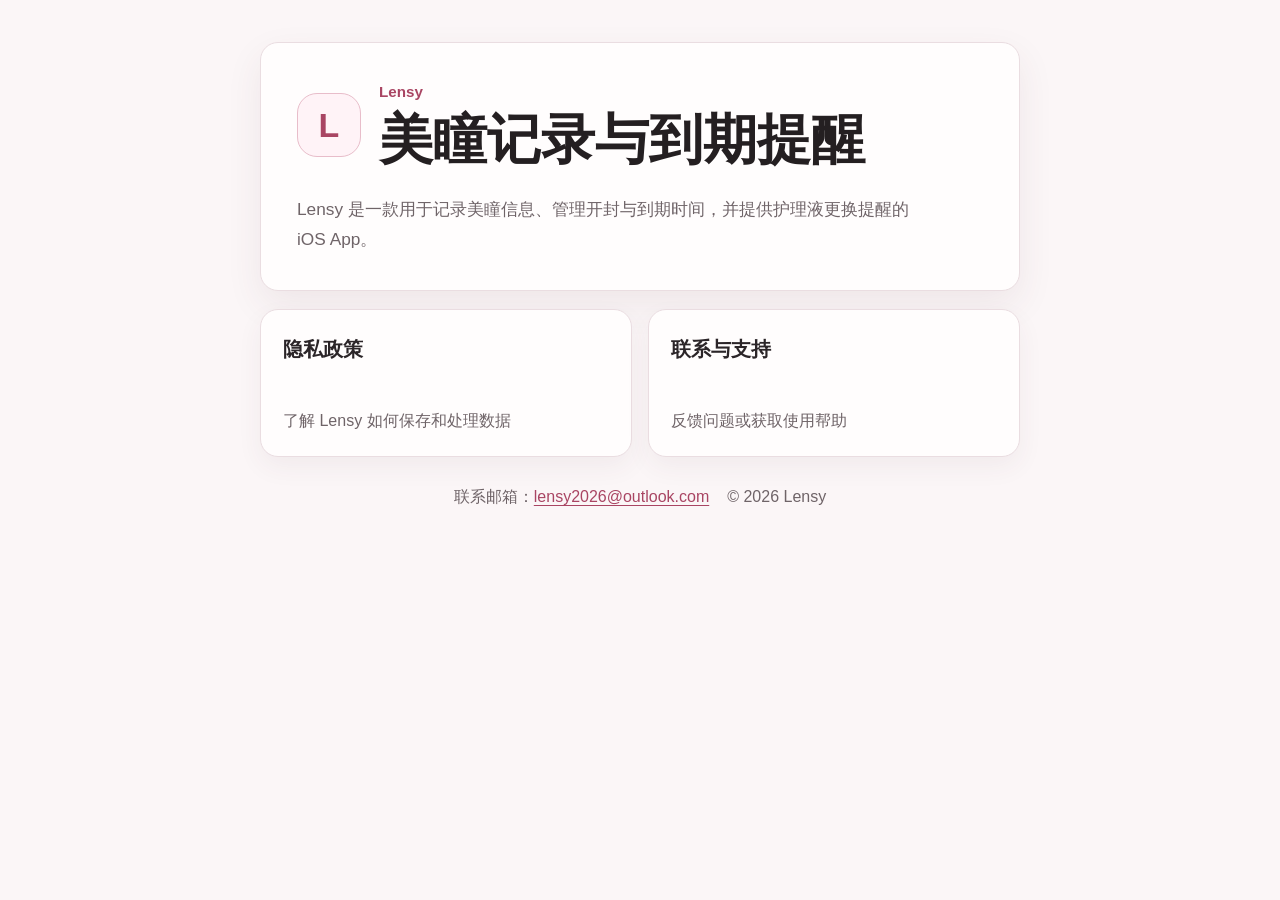
<file: index.html>
<!DOCTYPE html>
<html lang="zh-CN">
<head>
  <meta charset="UTF-8">
  <meta name="viewport" content="width=device-width, initial-scale=1.0">
  <meta name="description" content="Lensy 是一款用于记录美瞳信息、管理开封与到期时间，并提供护理液更换提醒的 iOS App。">
  <title>Lensy - 美瞳记录与到期提醒</title>
  <link rel="stylesheet" href="styles.css">
</head>
<body>
  <div class="page-shell">
    <header class="hero">
      <div class="brand-lockup" aria-label="Lensy">
        <div class="brand-mark" aria-hidden="true">L</div>
        <div>
          <p class="brand-name">Lensy</p>
          <h1>美瞳记录与到期提醒</h1>
        </div>
      </div>
      <p class="hero-copy">Lensy 是一款用于记录美瞳信息、管理开封与到期时间，并提供护理液更换提醒的 iOS App。</p>
    </header>

    <main>
      <section class="entry-grid" aria-label="页面入口">
        <a class="entry-card" href="privacy.html">
          <span class="entry-label">隐私政策</span>
          <span class="entry-text">了解 Lensy 如何保存和处理数据</span>
        </a>
        <a class="entry-card" href="support.html">
          <span class="entry-label">联系与支持</span>
          <span class="entry-text">反馈问题或获取使用帮助</span>
        </a>
      </section>
    </main>

    <footer class="site-footer">
      <p>联系邮箱：<a href="mailto:lensy2026@outlook.com">lensy2026@outlook.com</a></p>
      <p>© 2026 Lensy</p>
    </footer>
  </div>
</body>
</html>
</file>
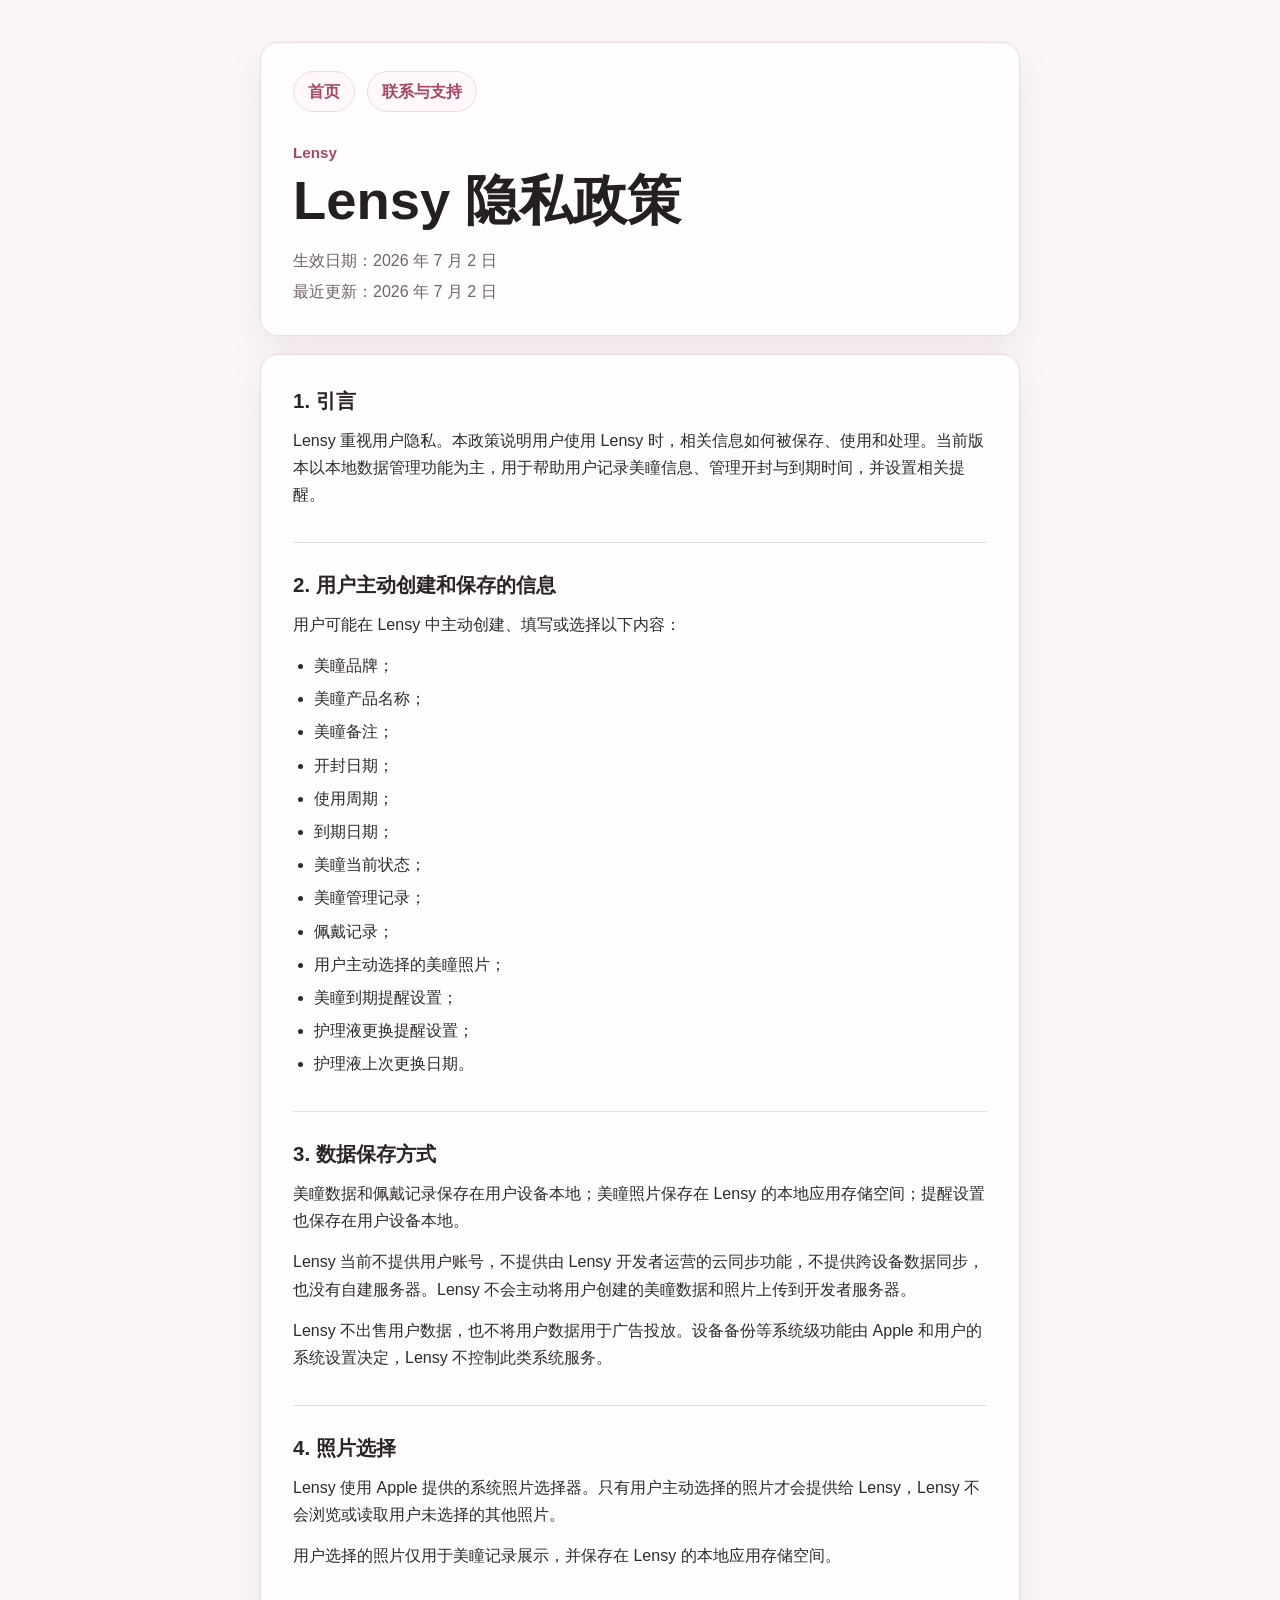
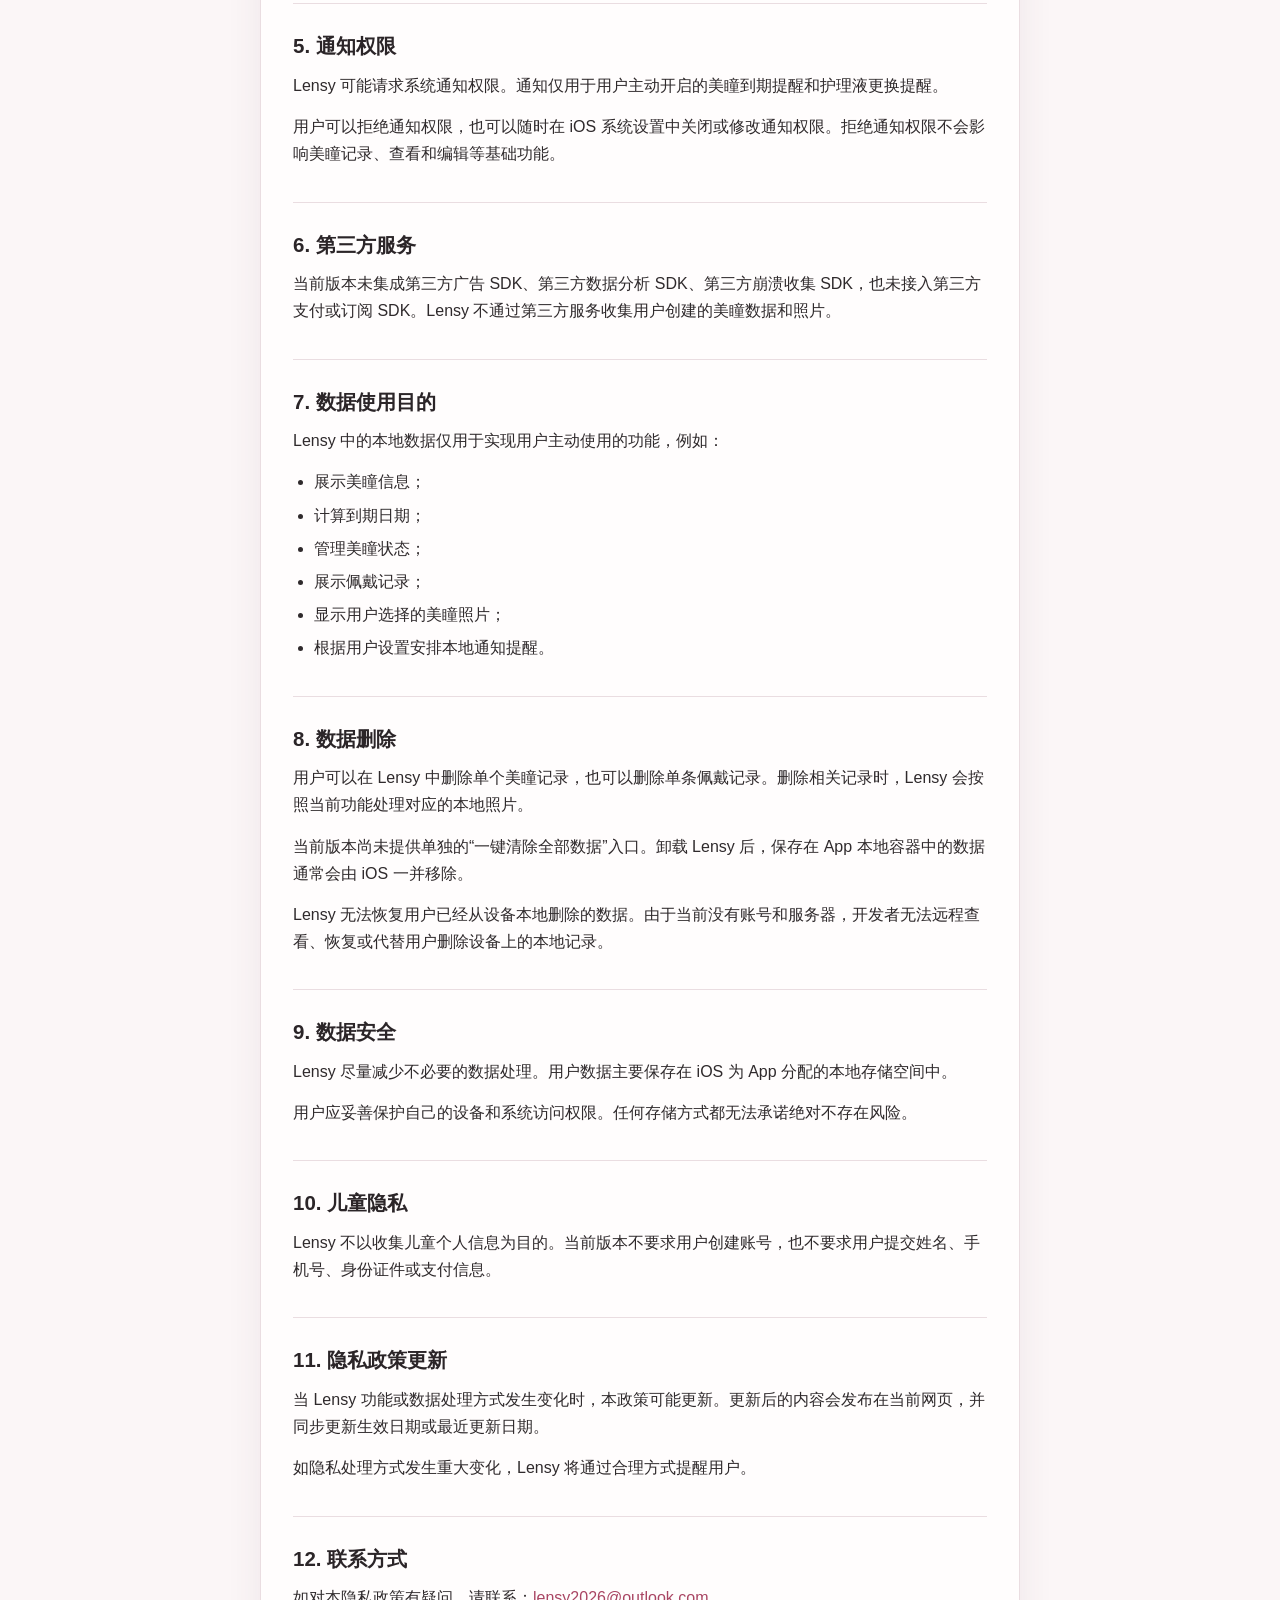
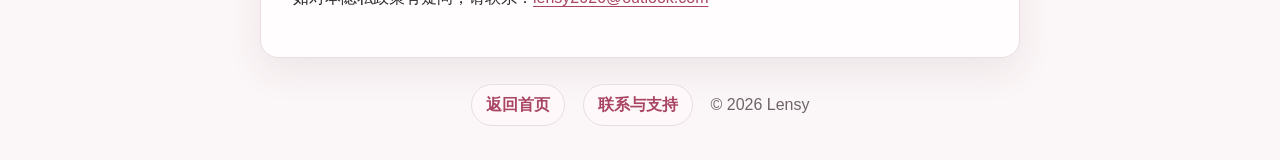
<file: privacy.html>
<!DOCTYPE html>
<html lang="zh-CN">
<head>
  <meta charset="UTF-8">
  <meta name="viewport" content="width=device-width, initial-scale=1.0">
  <meta name="description" content="Lensy 隐私政策，说明 Lensy 如何保存、使用和处理用户在 App 中创建或选择的信息。">
  <title>Lensy 隐私政策</title>
  <link rel="stylesheet" href="styles.css">
</head>
<body>
  <div class="page-shell">
    <header class="page-header">
      <nav class="top-nav" aria-label="页面导航">
        <a href="index.html">首页</a>
        <a href="support.html">联系与支持</a>
      </nav>
      <p class="eyebrow">Lensy</p>
      <h1>Lensy 隐私政策</h1>
      <p class="date-line">生效日期：2026 年 7 月 2 日</p>
      <p class="date-line">最近更新：2026 年 7 月 2 日</p>
    </header>

    <main class="content-card">
      <section>
        <h2>1. 引言</h2>
        <p>Lensy 重视用户隐私。本政策说明用户使用 Lensy 时，相关信息如何被保存、使用和处理。当前版本以本地数据管理功能为主，用于帮助用户记录美瞳信息、管理开封与到期时间，并设置相关提醒。</p>
      </section>

      <section>
        <h2>2. 用户主动创建和保存的信息</h2>
        <p>用户可能在 Lensy 中主动创建、填写或选择以下内容：</p>
        <ul>
          <li>美瞳品牌；</li>
          <li>美瞳产品名称；</li>
          <li>美瞳备注；</li>
          <li>开封日期；</li>
          <li>使用周期；</li>
          <li>到期日期；</li>
          <li>美瞳当前状态；</li>
          <li>美瞳管理记录；</li>
          <li>佩戴记录；</li>
          <li>用户主动选择的美瞳照片；</li>
          <li>美瞳到期提醒设置；</li>
          <li>护理液更换提醒设置；</li>
          <li>护理液上次更换日期。</li>
        </ul>
      </section>

      <section>
        <h2>3. 数据保存方式</h2>
        <p>美瞳数据和佩戴记录保存在用户设备本地；美瞳照片保存在 Lensy 的本地应用存储空间；提醒设置也保存在用户设备本地。</p>
        <p>Lensy 当前不提供用户账号，不提供由 Lensy 开发者运营的云同步功能，不提供跨设备数据同步，也没有自建服务器。Lensy 不会主动将用户创建的美瞳数据和照片上传到开发者服务器。</p>
        <p>Lensy 不出售用户数据，也不将用户数据用于广告投放。设备备份等系统级功能由 Apple 和用户的系统设置决定，Lensy 不控制此类系统服务。</p>
      </section>

      <section>
        <h2>4. 照片选择</h2>
        <p>Lensy 使用 Apple 提供的系统照片选择器。只有用户主动选择的照片才会提供给 Lensy，Lensy 不会浏览或读取用户未选择的其他照片。</p>
        <p>用户选择的照片仅用于美瞳记录展示，并保存在 Lensy 的本地应用存储空间。</p>
      </section>

      <section>
        <h2>5. 通知权限</h2>
        <p>Lensy 可能请求系统通知权限。通知仅用于用户主动开启的美瞳到期提醒和护理液更换提醒。</p>
        <p>用户可以拒绝通知权限，也可以随时在 iOS 系统设置中关闭或修改通知权限。拒绝通知权限不会影响美瞳记录、查看和编辑等基础功能。</p>
      </section>

      <section>
        <h2>6. 第三方服务</h2>
        <p>当前版本未集成第三方广告 SDK、第三方数据分析 SDK、第三方崩溃收集 SDK，也未接入第三方支付或订阅 SDK。Lensy 不通过第三方服务收集用户创建的美瞳数据和照片。</p>
      </section>

      <section>
        <h2>7. 数据使用目的</h2>
        <p>Lensy 中的本地数据仅用于实现用户主动使用的功能，例如：</p>
        <ul>
          <li>展示美瞳信息；</li>
          <li>计算到期日期；</li>
          <li>管理美瞳状态；</li>
          <li>展示佩戴记录；</li>
          <li>显示用户选择的美瞳照片；</li>
          <li>根据用户设置安排本地通知提醒。</li>
        </ul>
      </section>

      <section>
        <h2>8. 数据删除</h2>
        <p>用户可以在 Lensy 中删除单个美瞳记录，也可以删除单条佩戴记录。删除相关记录时，Lensy 会按照当前功能处理对应的本地照片。</p>
        <p>当前版本尚未提供单独的“一键清除全部数据”入口。卸载 Lensy 后，保存在 App 本地容器中的数据通常会由 iOS 一并移除。</p>
        <p>Lensy 无法恢复用户已经从设备本地删除的数据。由于当前没有账号和服务器，开发者无法远程查看、恢复或代替用户删除设备上的本地记录。</p>
      </section>

      <section>
        <h2>9. 数据安全</h2>
        <p>Lensy 尽量减少不必要的数据处理。用户数据主要保存在 iOS 为 App 分配的本地存储空间中。</p>
        <p>用户应妥善保护自己的设备和系统访问权限。任何存储方式都无法承诺绝对不存在风险。</p>
      </section>

      <section>
        <h2>10. 儿童隐私</h2>
        <p>Lensy 不以收集儿童个人信息为目的。当前版本不要求用户创建账号，也不要求用户提交姓名、手机号、身份证件或支付信息。</p>
      </section>

      <section>
        <h2>11. 隐私政策更新</h2>
        <p>当 Lensy 功能或数据处理方式发生变化时，本政策可能更新。更新后的内容会发布在当前网页，并同步更新生效日期或最近更新日期。</p>
        <p>如隐私处理方式发生重大变化，Lensy 将通过合理方式提醒用户。</p>
      </section>

      <section>
        <h2>12. 联系方式</h2>
        <p>如对本隐私政策有疑问，请联系：<a href="mailto:lensy2026@outlook.com">lensy2026@outlook.com</a></p>
      </section>
    </main>

    <footer class="site-footer footer-links">
      <a href="index.html">返回首页</a>
      <a href="support.html">联系与支持</a>
      <p>© 2026 Lensy</p>
    </footer>
  </div>
</body>
</html>
</file>
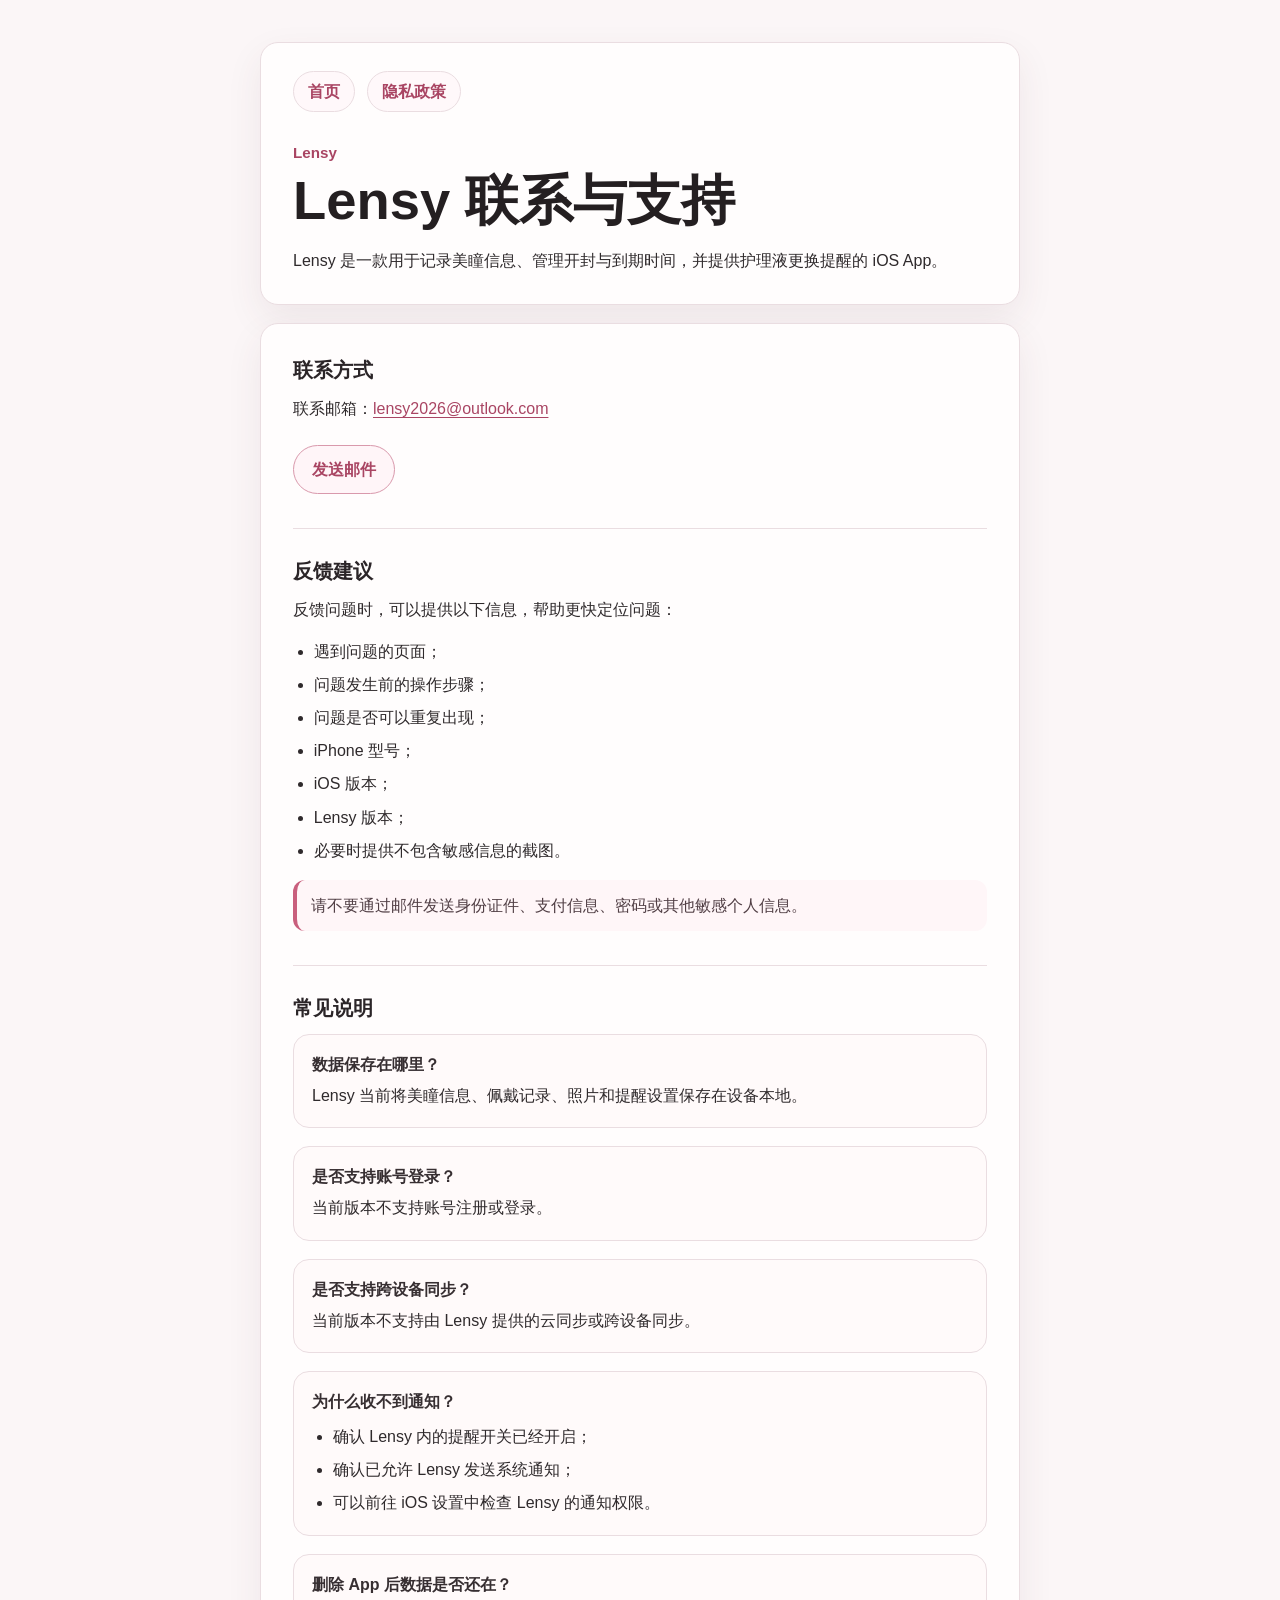
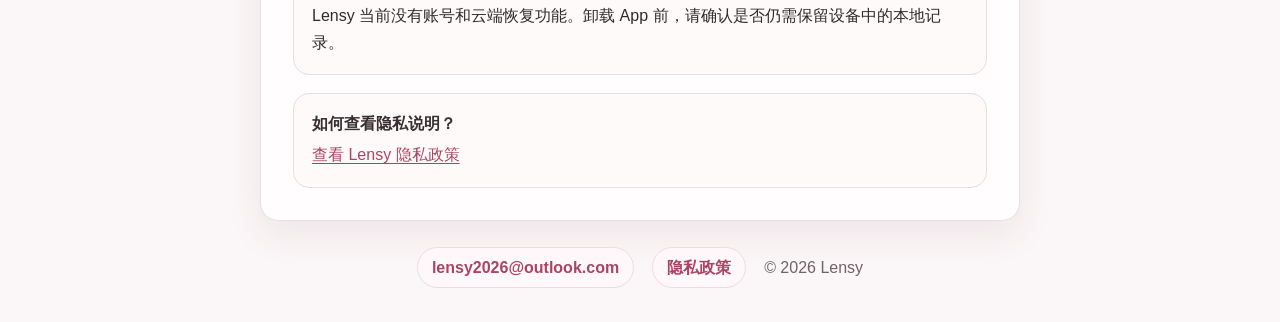
<file: support.html>
<!DOCTYPE html>
<html lang="zh-CN">
<head>
  <meta charset="UTF-8">
  <meta name="viewport" content="width=device-width, initial-scale=1.0">
  <meta name="description" content="Lensy 联系与支持页面，提供反馈邮箱、常见说明和隐私政策入口。">
  <title>Lensy 联系与支持</title>
  <link rel="stylesheet" href="styles.css">
</head>
<body>
  <div class="page-shell">
    <header class="page-header">
      <nav class="top-nav" aria-label="页面导航">
        <a href="index.html">首页</a>
        <a href="privacy.html">隐私政策</a>
      </nav>
      <p class="eyebrow">Lensy</p>
      <h1>Lensy 联系与支持</h1>
      <p>Lensy 是一款用于记录美瞳信息、管理开封与到期时间，并提供护理液更换提醒的 iOS App。</p>
    </header>

    <main class="content-card">
      <section>
        <h2>联系方式</h2>
        <p>联系邮箱：<a href="mailto:lensy2026@outlook.com">lensy2026@outlook.com</a></p>
        <a class="button-link" href="mailto:lensy2026@outlook.com?subject=Lensy%20%E4%BD%BF%E7%94%A8%E5%8F%8D%E9%A6%88&amp;body=%E9%97%AE%E9%A2%98%E6%8F%8F%E8%BF%B0%EF%BC%9A%0A%0A%E9%97%AE%E9%A2%98%E5%8F%91%E7%94%9F%E5%89%8D%E7%9A%84%E6%93%8D%E4%BD%9C%E6%AD%A5%E9%AA%A4%EF%BC%9A%0A%0AiPhone%20%E5%9E%8B%E5%8F%B7%EF%BC%9A%0A%0AiOS%20%E7%89%88%E6%9C%AC%EF%BC%9A%0A%0ALensy%20%E7%89%88%E6%9C%AC%EF%BC%9A">发送邮件</a>
      </section>

      <section>
        <h2>反馈建议</h2>
        <p>反馈问题时，可以提供以下信息，帮助更快定位问题：</p>
        <ul>
          <li>遇到问题的页面；</li>
          <li>问题发生前的操作步骤；</li>
          <li>问题是否可以重复出现；</li>
          <li>iPhone 型号；</li>
          <li>iOS 版本；</li>
          <li>Lensy 版本；</li>
          <li>必要时提供不包含敏感信息的截图。</li>
        </ul>
        <p class="notice">请不要通过邮件发送身份证件、支付信息、密码或其他敏感个人信息。</p>
      </section>

      <section>
        <h2>常见说明</h2>
        <div class="faq-list">
          <article>
            <h3>数据保存在哪里？</h3>
            <p>Lensy 当前将美瞳信息、佩戴记录、照片和提醒设置保存在设备本地。</p>
          </article>
          <article>
            <h3>是否支持账号登录？</h3>
            <p>当前版本不支持账号注册或登录。</p>
          </article>
          <article>
            <h3>是否支持跨设备同步？</h3>
            <p>当前版本不支持由 Lensy 提供的云同步或跨设备同步。</p>
          </article>
          <article>
            <h3>为什么收不到通知？</h3>
            <ul>
              <li>确认 Lensy 内的提醒开关已经开启；</li>
              <li>确认已允许 Lensy 发送系统通知；</li>
              <li>可以前往 iOS 设置中检查 Lensy 的通知权限。</li>
            </ul>
          </article>
          <article>
            <h3>删除 App 后数据是否还在？</h3>
            <p>Lensy 当前没有账号和云端恢复功能。卸载 App 前，请确认是否仍需保留设备中的本地记录。</p>
          </article>
          <article>
            <h3>如何查看隐私说明？</h3>
            <p><a href="privacy.html">查看 Lensy 隐私政策</a></p>
          </article>
        </div>
      </section>
    </main>

    <footer class="site-footer footer-links">
      <a href="mailto:lensy2026@outlook.com">lensy2026@outlook.com</a>
      <a href="privacy.html">隐私政策</a>
      <p>© 2026 Lensy</p>
    </footer>
  </div>
</body>
</html>
</file>
<file: styles.css>
:root {
  --page-bg: #fbf6f7;
  --card-bg: #fffdfd;
  --text: #2f2a2c;
  --muted: #6f6468;
  --accent: #c95f7d;
  --accent-strong: #a94563;
  --accent-soft: #f8dce5;
  --border: #eadde1;
  --shadow: 0 14px 36px rgba(84, 55, 64, 0.08);
  --radius: 18px;
}

* {
  box-sizing: border-box;
}

html {
  color-scheme: light;
}

body {
  margin: 0;
  background: var(--page-bg);
  color: var(--text);
  font-family: -apple-system, BlinkMacSystemFont, "Segoe UI", "PingFang SC", "Hiragino Sans GB", "Microsoft YaHei", sans-serif;
  font-size: 16px;
  line-height: 1.7;
  overflow-wrap: anywhere;
}

a {
  color: var(--accent-strong);
  text-decoration-thickness: 1px;
  text-underline-offset: 0.18em;
  transition: color 160ms ease, border-color 160ms ease, background-color 160ms ease, transform 160ms ease;
}

a:hover {
  color: #7f2f49;
}

a:focus-visible {
  outline: 3px solid rgba(201, 95, 125, 0.35);
  outline-offset: 4px;
  border-radius: 10px;
}

.page-shell {
  width: min(100% - 32px, 760px);
  margin: 0 auto;
  padding: 42px 0 34px;
}

.hero,
.page-header,
.content-card {
  background: var(--card-bg);
  border: 1px solid var(--border);
  border-radius: var(--radius);
  box-shadow: var(--shadow);
}

.hero {
  padding: 36px;
}

.brand-lockup {
  display: flex;
  gap: 18px;
  align-items: center;
}

.brand-mark {
  display: grid;
  flex: 0 0 auto;
  width: 64px;
  height: 64px;
  place-items: center;
  border: 1px solid #e8bdca;
  border-radius: 20px;
  background: #fff3f7;
  color: var(--accent-strong);
  font-size: 34px;
  font-weight: 750;
  line-height: 1;
}

.brand-name,
.eyebrow {
  margin: 0 0 4px;
  color: var(--accent-strong);
  font-size: 0.95rem;
  font-weight: 700;
  letter-spacing: 0;
}

h1,
h2,
h3,
p {
  overflow-wrap: anywhere;
}

h1 {
  margin: 0;
  color: #241f21;
  font-size: clamp(2rem, 7vw, 3.4rem);
  line-height: 1.15;
  letter-spacing: 0;
}

h2 {
  margin: 0 0 12px;
  color: #2b2528;
  font-size: 1.28rem;
  line-height: 1.35;
  letter-spacing: 0;
}

h3 {
  margin: 0 0 6px;
  color: #372f32;
  font-size: 1rem;
  line-height: 1.45;
  letter-spacing: 0;
}

p {
  margin: 0 0 14px;
}

.hero-copy {
  max-width: 620px;
  margin: 24px 0 0;
  color: var(--muted);
  font-size: 1.08rem;
}

.entry-grid {
  display: grid;
  grid-template-columns: repeat(2, minmax(0, 1fr));
  gap: 16px;
  margin-top: 18px;
}

.entry-card {
  display: flex;
  min-height: 148px;
  flex-direction: column;
  justify-content: space-between;
  padding: 22px;
  border: 1px solid var(--border);
  border-radius: var(--radius);
  background: var(--card-bg);
  box-shadow: 0 10px 26px rgba(84, 55, 64, 0.06);
  text-decoration: none;
}

.entry-card:hover,
.button-link:hover {
  border-color: #dfb0bd;
  background: #fff8fa;
  transform: translateY(-1px);
}

.entry-label {
  color: #2b2528;
  font-size: 1.25rem;
  font-weight: 750;
}

.entry-text {
  color: var(--muted);
}

.page-header {
  padding: 28px 32px 30px;
}

.page-header h1 {
  margin-bottom: 14px;
}

.page-header p:last-child {
  margin-bottom: 0;
}

.top-nav {
  display: flex;
  flex-wrap: wrap;
  gap: 12px;
  margin-bottom: 28px;
}

.top-nav a,
.footer-links a {
  display: inline-flex;
  min-height: 40px;
  align-items: center;
  border: 1px solid var(--border);
  border-radius: 999px;
  padding: 6px 14px;
  background: #fff8fa;
  font-weight: 650;
  text-decoration: none;
}

.top-nav a:hover,
.footer-links a:hover {
  border-color: #dfb0bd;
  background: var(--accent-soft);
}

.date-line {
  margin-bottom: 4px;
  color: var(--muted);
}

.content-card {
  margin-top: 18px;
  padding: 32px;
}

.content-card section + section {
  margin-top: 34px;
  padding-top: 28px;
  border-top: 1px solid var(--border);
}

ul {
  margin: 10px 0 0;
  padding-left: 1.3em;
}

li + li {
  margin-top: 6px;
}

.button-link {
  display: inline-flex;
  align-items: center;
  justify-content: center;
  min-height: 46px;
  margin-top: 8px;
  border: 1px solid #d999ac;
  border-radius: 999px;
  padding: 10px 18px;
  background: #fff5f8;
  color: var(--accent-strong);
  font-weight: 750;
  text-decoration: none;
}

.notice {
  margin-top: 16px;
  border-left: 4px solid var(--accent);
  border-radius: 12px;
  padding: 12px 14px;
  background: #fff6f8;
  color: #513f45;
}

.faq-list {
  display: grid;
  gap: 18px;
}

.faq-list article {
  border: 1px solid var(--border);
  border-radius: 16px;
  padding: 18px;
  background: #fffafa;
}

.faq-list article p:last-child,
.faq-list article ul:last-child {
  margin-bottom: 0;
}

.site-footer {
  display: flex;
  flex-wrap: wrap;
  gap: 10px 18px;
  align-items: center;
  justify-content: center;
  padding: 26px 0 0;
  color: var(--muted);
  text-align: center;
}

.site-footer p {
  margin: 0;
}

@media (max-width: 640px) {
  .page-shell {
    width: min(100% - 24px, 760px);
    padding: 22px 0 26px;
  }

  .hero,
  .page-header,
  .content-card {
    border-radius: 16px;
  }

  .hero,
  .page-header,
  .content-card {
    padding: 22px;
  }

  .brand-lockup {
    align-items: flex-start;
    gap: 14px;
  }

  .brand-mark {
    width: 52px;
    height: 52px;
    border-radius: 16px;
    font-size: 28px;
  }

  .entry-grid {
    grid-template-columns: 1fr;
  }

  .entry-card {
    min-height: 128px;
  }

  .top-nav {
    margin-bottom: 22px;
  }
}

@media (prefers-reduced-motion: reduce) {
  *,
  *::before,
  *::after {
    scroll-behavior: auto !important;
    transition-duration: 0.01ms !important;
    animation-duration: 0.01ms !important;
    animation-iteration-count: 1 !important;
  }

  .entry-card:hover,
  .button-link:hover {
    transform: none;
  }
}
</file>
